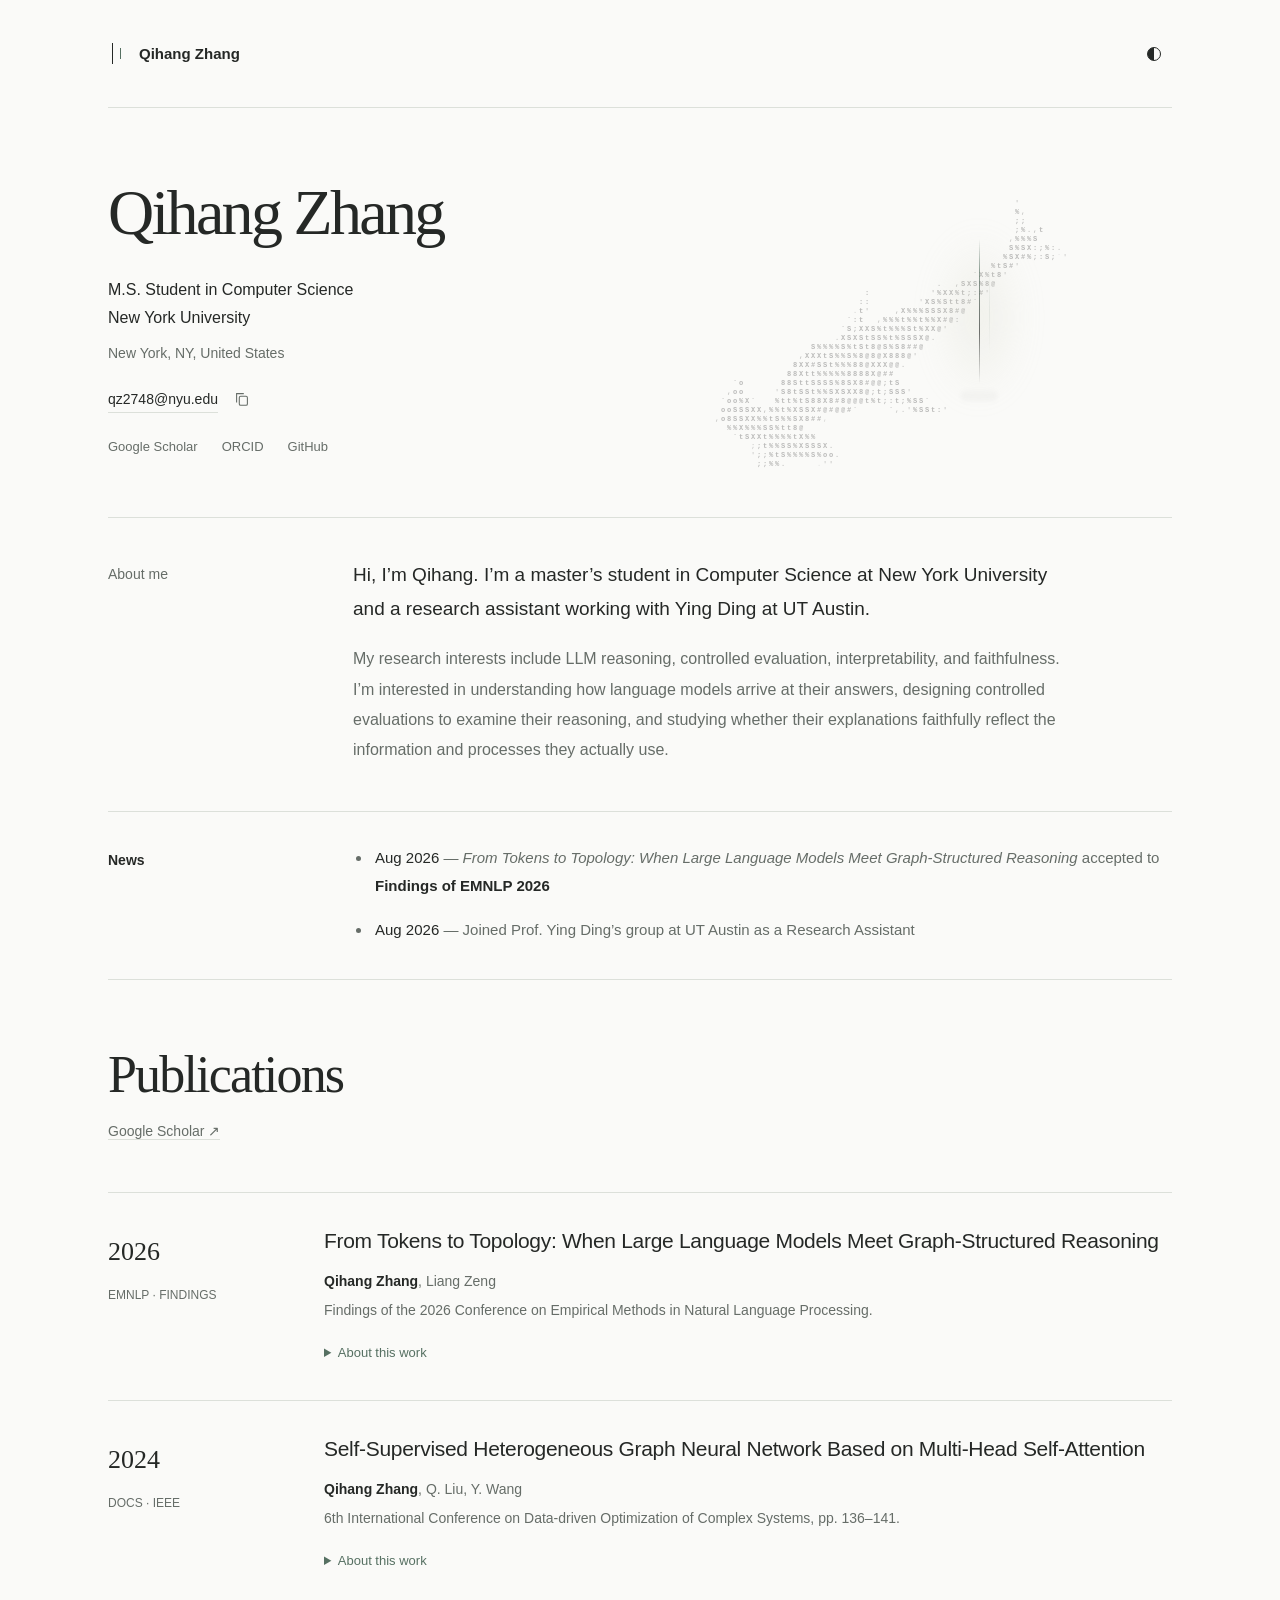
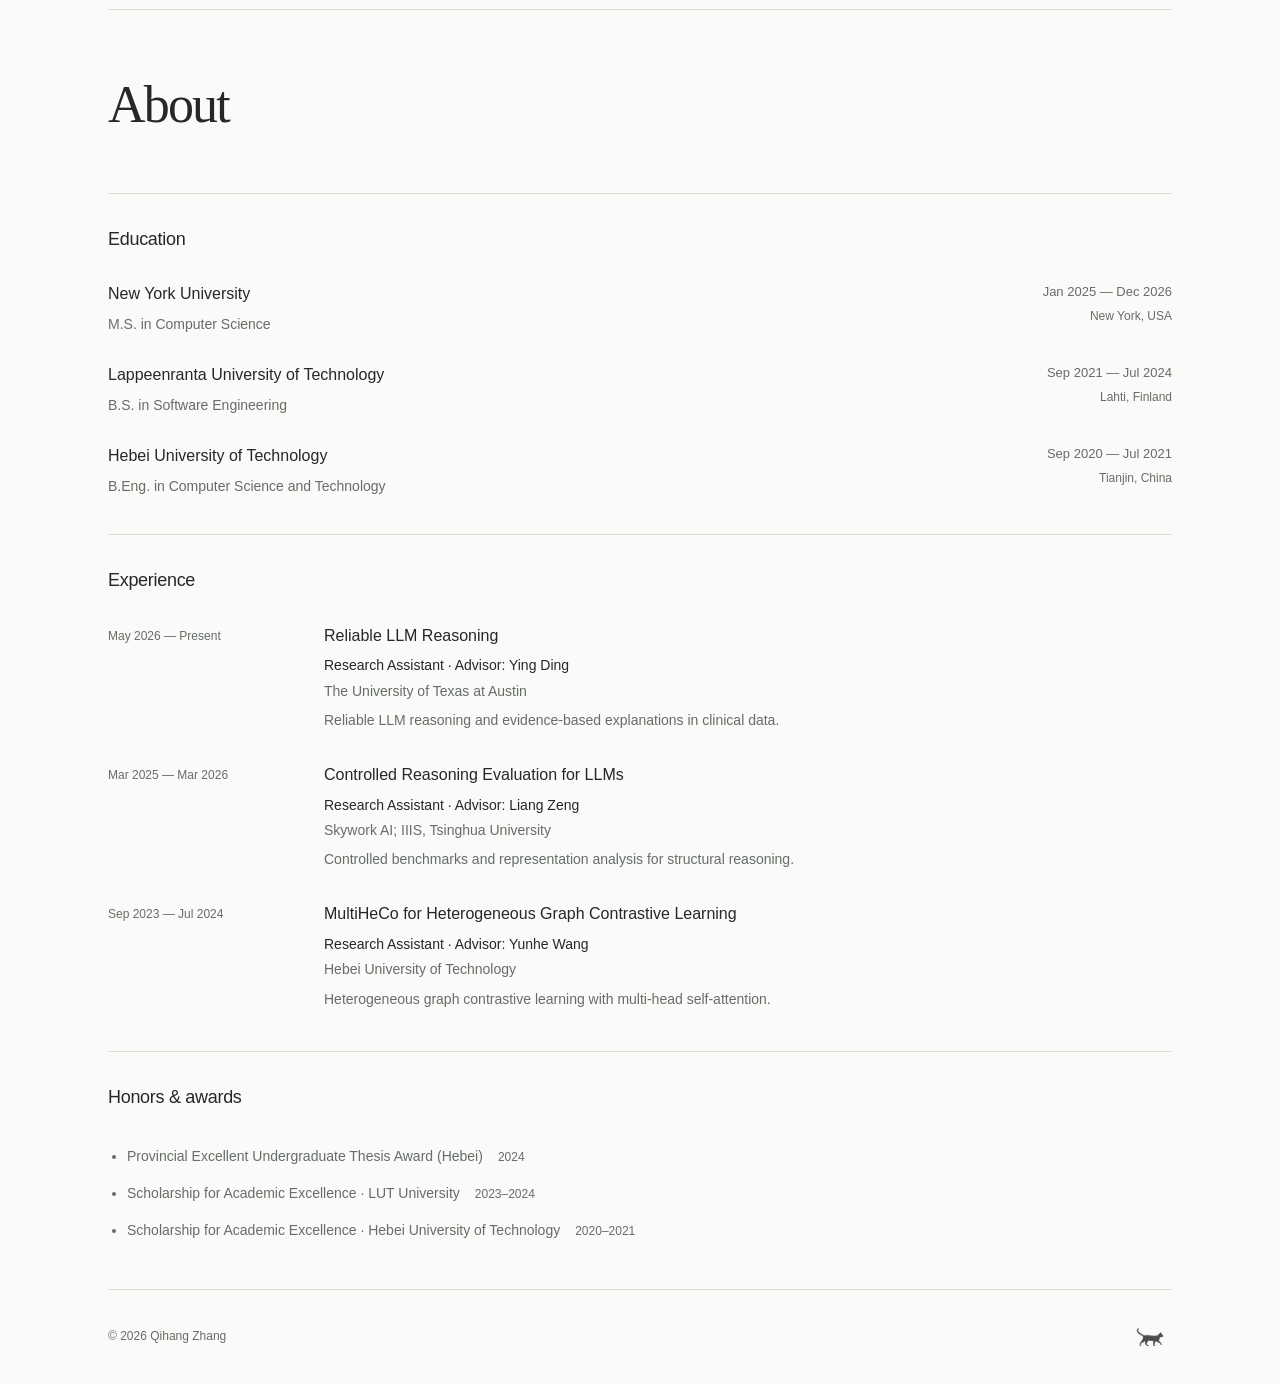
<file: index.html>
<!doctype html><html lang="en"><head><meta charset="utf-8"><meta name="viewport" content="width=device-width,initial-scale=1"><title>Qihang Zhang</title><meta name="description" content="Qihang Zhang, computer science graduate student at NYU. Language model reasoning and interpretability."><meta name="theme-color" content="#fafaf8"><link rel="icon" type="image/svg+xml" href="data:image/svg+xml,%3Csvg xmlns='http://www.w3.org/2000/svg' viewBox='0 0 64 64'%3E%3Crect width='64' height='64' rx='14' fill='%23252826'/%3E%3Cpath d='M24 14v36M39 20v24' stroke='%23fafaf8' stroke-width='2'/%3E%3C/svg%3E"><script>try{document.documentElement.dataset.theme=localStorage.getItem('qz-theme')||'light'}catch{}</script><link rel="stylesheet" href="styles.css?v=scroll-school"><link rel="stylesheet" href="assets/ocean/water.css?v=continuous"><script type="module" src="assets/ocean/ocean-page.js"></script></head><body><div class="shark-water" aria-hidden="true"><canvas></canvas></div><a class="skip" href="#main">Skip to content</a><div class="shell"><header><a class="brand" href="#home" aria-label="Qihang Zhang home"><span class="mark" aria-hidden="true"></span>Qihang Zhang</a><button class="theme-toggle" type="button" aria-label="Switch to dark theme" aria-pressed="false"><span class="theme-symbol" aria-hidden="true"></span></button></header><main id="main">
<section class="home-profile" id="home"><div class="identity"><p class="eyebrow"></p><h1>Qihang Zhang</h1><p class="position">M.S. Student in Computer Science</p><p class="institution">New York University</p><p class="location">New York, NY, United States</p><div class="email-line"><a href="mailto:qz2748@nyu.edu">qz2748@nyu.edu</a><button id="copy-email" type="button" aria-label="Copy email address" title="Copy email address"><svg viewBox="0 0 20 20" aria-hidden="true"><rect x="7" y="7" width="9" height="10" rx="1.5"/><path d="M12 4H4v10"/></svg></button><span id="copy-status" role="status"></span></div><div class="social-links"><a href="https://scholar.google.com/citations?user=-RmbxzYAAAAJ&amp;hl=en">Google Scholar</a><a href="https://orcid.org/0009-0009-0778-493X">ORCID</a><a href="https://github.com/Ryou-code">GitHub</a></div></div><div class="quiet-space" aria-hidden="true"><div class="light-field"></div><div class="slit"></div><div class="slit-shadow"></div></div></section>
<section class="introduction"><div class="section-label">About me</div><div class="intro-copy"><p class="intro">Hi, I’m Qihang. I’m a master’s student in Computer Science at New York University and a research assistant working with Ying Ding at UT Austin.</p><p>My research interests include LLM reasoning, controlled evaluation, interpretability, and faithfulness. I’m interested in understanding how language models arrive at their answers, designing controlled evaluations to examine their reasoning, and studying whether their explanations faithfully reflect the information and processes they actually use.</p></div></section>

<section class="news" aria-labelledby="news-title"><h2 id="news-title">News</h2><ul><li><time datetime="2026-08">Aug 2026</time> — <em>From Tokens to Topology: When Large Language Models Meet Graph-Structured Reasoning</em> accepted to <strong>Findings of EMNLP 2026</strong></li><li><time datetime="2026-08">Aug 2026</time> — Joined Prof. Ying Ding’s group at UT Austin as a Research Assistant</li></ul></section>
<section id="publications" aria-label="Publications"><section class="page-intro"><h2 class="chapter-title">Publications</h2><a class="text-link" href="https://scholar.google.com/citations?user=-RmbxzYAAAAJ&amp;hl=en">Google Scholar <span aria-hidden="true">↗</span></a></section><section class="papers" aria-label="Publication list"><article class="publication"><div class="paper-meta"><span>EMNLP · FINDINGS</span><time>2026</time></div><h3>From Tokens to Topology: When Large Language Models Meet Graph-Structured Reasoning</h3><p class="authors"><strong>Qihang Zhang</strong>, Liang Zeng</p><p class="venue">Findings of the 2026 Conference on Empirical Methods in Natural Language Processing.</p><details><summary>About this work</summary><p>This work examines how language models handle graph-structured reasoning, with controlled evaluation of structural difficulty and analysis of model representations.</p></details></article><article class="publication"><div class="paper-meta"><span>DOCS · IEEE</span><time>2024</time></div><h3>Self-Supervised Heterogeneous Graph Neural Network Based on Multi-Head Self-Attention</h3><p class="authors"><strong>Qihang Zhang</strong>, Q. Liu, Y. Wang</p><p class="venue">6th International Conference on Data-driven Optimization of Complex Systems, pp. 136–141.</p><details><summary>About this work</summary><p>This work introduces MultiHeCo, extending heterogeneous graph contrastive learning with multi-head self-attention in the metapath view.</p></details></article></section></section>
<section id="about" aria-label="About"><section class="page-intro"><h2 class="chapter-title">About</h2></section><section class="background-section" id="education"><h2>Education</h2><article class="education"><div><h3>New York University</h3><p>M.S. in Computer Science</p></div><p class="education-date">Jan 2025 — Dec 2026<br><span>New York, USA</span></p></article><article class="education"><div><h3>Lappeenranta University of Technology</h3><p>B.S. in Software Engineering</p></div><p class="education-date">Sep 2021 — Jul 2024<br><span>Lahti, Finland</span></p></article><article class="education"><div><h3>Hebei University of Technology</h3><p>B.Eng. in Computer Science and Technology</p></div><p class="education-date">Sep 2020 — Jul 2021<br><span>Tianjin, China</span></p></article></section><section class="background-section" id="experience"><h2>Experience</h2><div class="experience-row"><p class="date">May 2026 — Present</p><div><h3>Reliable LLM Reasoning</h3><p>Research Assistant · Advisor: Ying Ding<br><span class="description">The University of Texas at Austin</span></p><p class="description">Reliable LLM reasoning and evidence-based explanations in clinical data.</p></div></div><div class="experience-row"><p class="date">Mar 2025 — Mar 2026</p><div><h3>Controlled Reasoning Evaluation for LLMs</h3><p>Research Assistant · Advisor: Liang Zeng<br><span class="description">Skywork AI; IIIS, Tsinghua University</span></p><p class="description">Controlled benchmarks and representation analysis for structural reasoning.</p></div></div><div class="experience-row"><p class="date">Sep 2023 — Jul 2024</p><div><h3>MultiHeCo for Heterogeneous Graph Contrastive Learning</h3><p>Research Assistant · Advisor: Yunhe Wang<br><span class="description">Hebei University of Technology</span></p><p class="description">Heterogeneous graph contrastive learning with multi-head self-attention.</p></div></div></section><section class="background-section awards"><h2>Honors &amp; awards</h2><ul class="honors"><li><span>Provincial Excellent Undergraduate Thesis Award (Hebei)</span><span>2024</span></li><li><span>Scholarship for Academic Excellence · LUT University</span><span>2023–2024</span></li><li><span>Scholarship for Academic Excellence · Hebei University of Technology</span><span>2020–2021</span></li></ul></section></section>
</main><footer><span>© 2026 Qihang Zhang</span><button type="button" class="cat-pose" aria-label="Change the cat’s pose" title="Change the cat’s pose"><img class="footer-cat" src="assets/home-mark.png" width="32" height="32" alt="" aria-hidden="true"></button></footer></div><script src="script.js?v=scroll-school"></script></body></html>
</file>
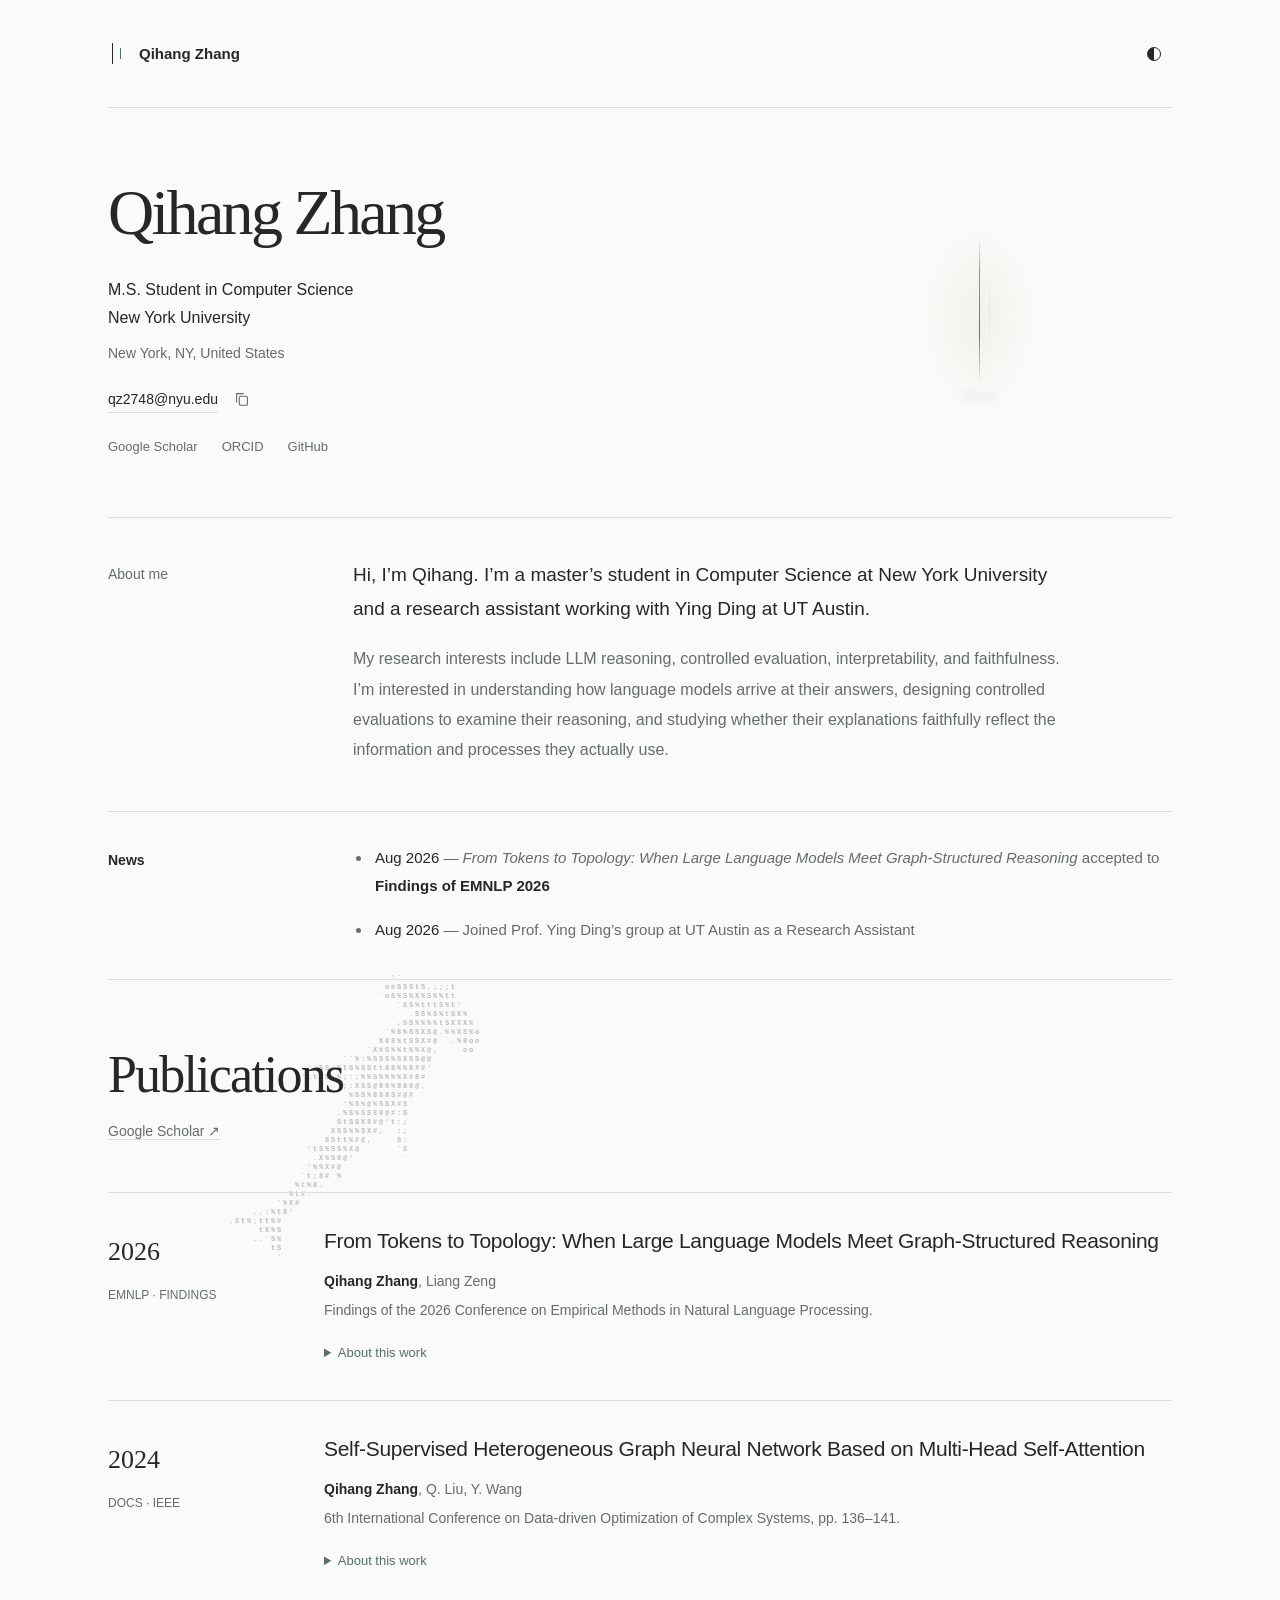
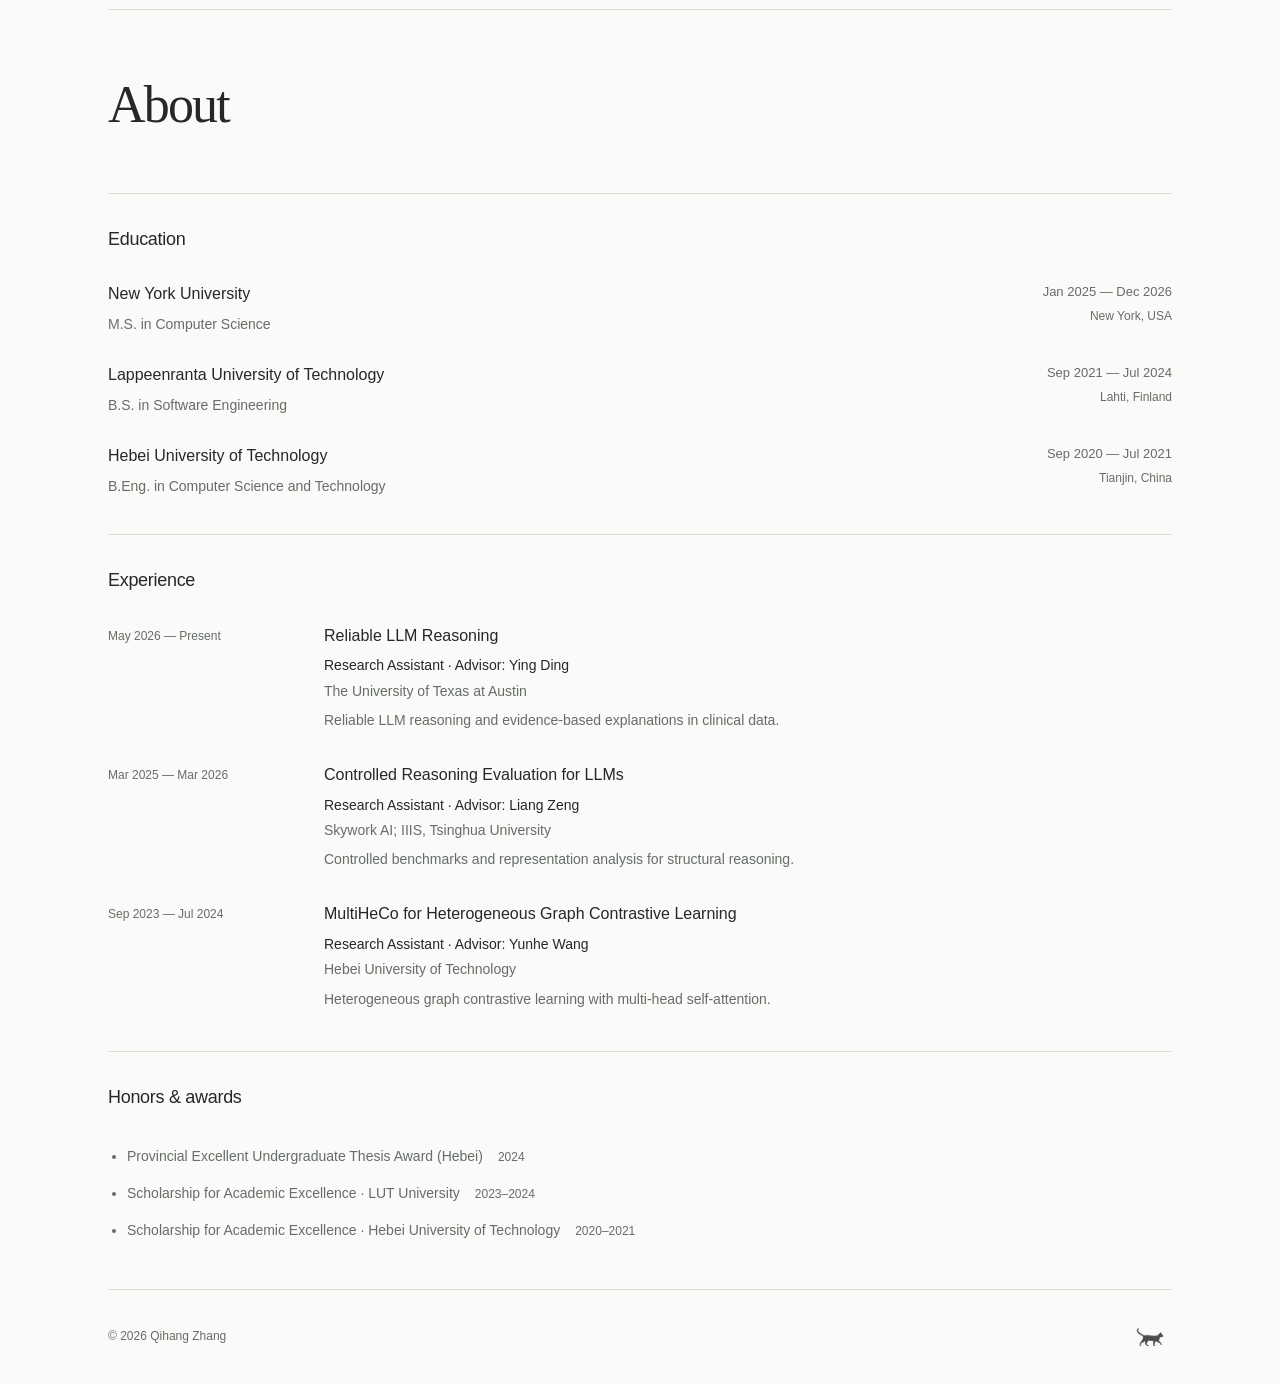
<file: about.html>
<!doctype html><html lang="en"><meta charset="utf-8"><title>About — Qihang Zhang</title><link rel="canonical" href="./#about"><meta http-equiv="refresh" content="0;url=./#about"><a href="./#about">Continue to about</a></html>
</file>
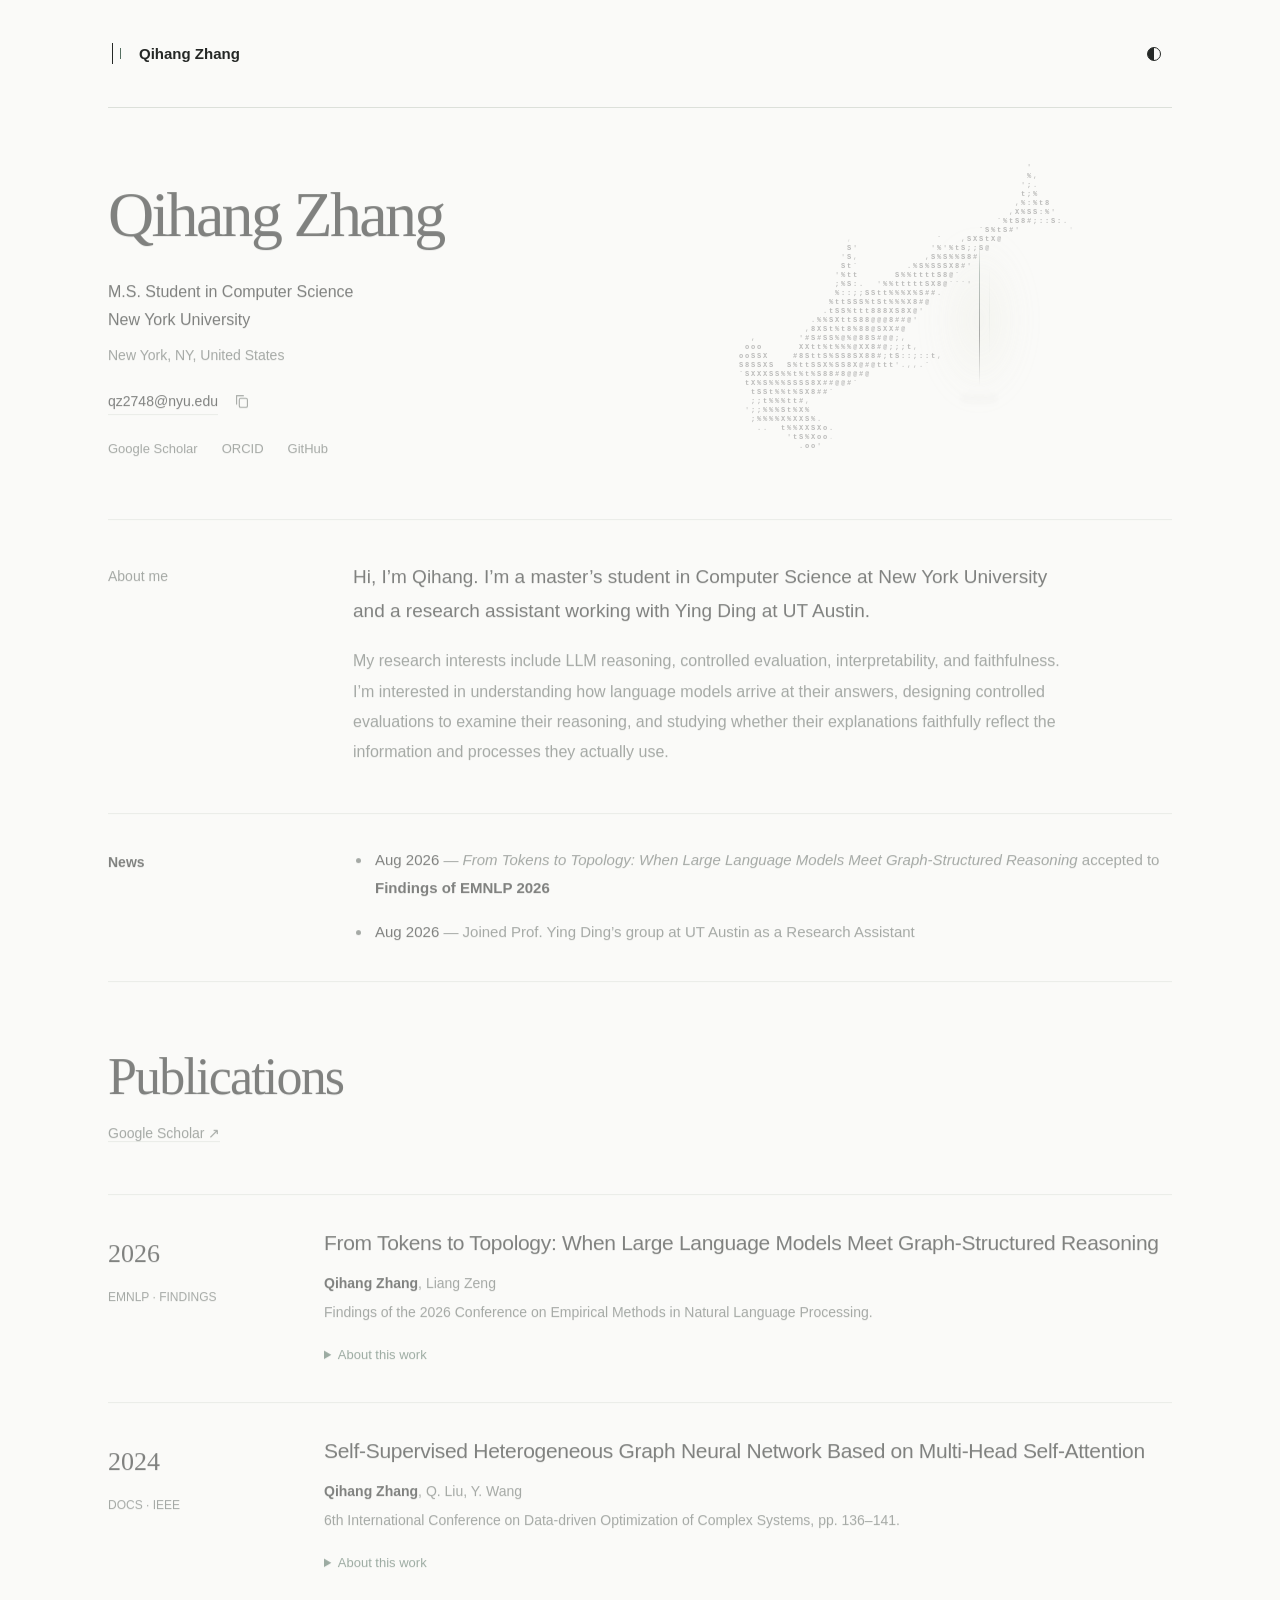
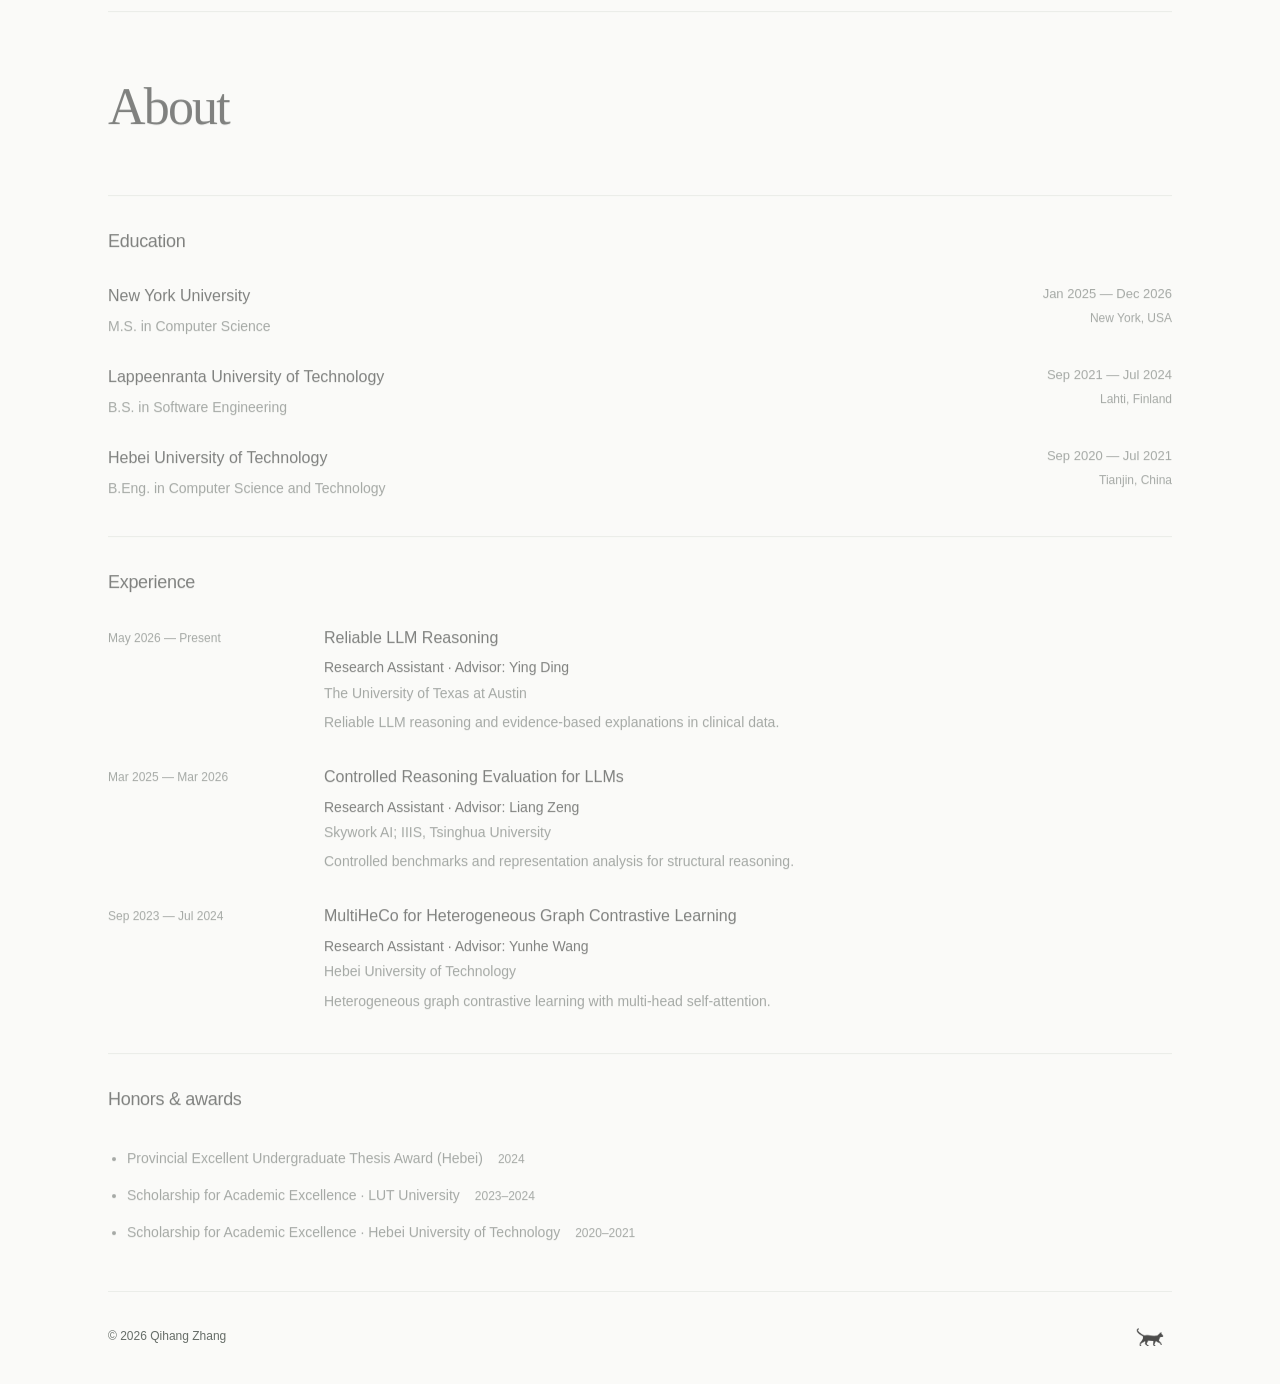
<file: publications.html>
<!doctype html><html lang="en"><meta charset="utf-8"><title>Publications — Qihang Zhang</title><link rel="canonical" href="./#publications"><meta http-equiv="refresh" content="0;url=./#publications"><a href="./#publications">Continue to publications</a></html>
</file>
<file: styles.css>
:root{color-scheme:light;--bg:#fafaf8;--ink:#252826;--muted:#666d68;--line:#dce0da;--soft:#eef0eb;--accent:#567062;--glow:#d4d5c4;--serif:Georgia,'Times New Roman',serif}html[data-theme=dark]{color-scheme:dark;--bg:#191d1b;--ink:#e9ece5;--muted:#a6ada6;--line:#363e37;--soft:#262e28;--accent:#b4c9b6;--glow:#606a4e}*{box-sizing:border-box}html{scroll-behavior:smooth;scroll-padding-top:36px}body{margin:0;background:var(--bg);color:var(--ink);font:16px/1.8 -apple-system,BlinkMacSystemFont,'Segoe UI',Arial,sans-serif;-webkit-font-smoothing:antialiased}a{color:inherit;text-decoration:none}a,button,summary{-webkit-tap-highlight-color:transparent}button{font:inherit;cursor:pointer}a:focus-visible,button:focus-visible,summary:focus-visible{outline:2px solid var(--accent);outline-offset:6px}a:hover{color:var(--accent)}.shell{max-width:1180px;margin:auto;padding:0 58px}header{height:108px;display:flex;align-items:center;gap:32px;border-bottom:1px solid var(--line)}.brand{display:inline-flex;align-items:center;gap:14px;font-size:15px;font-weight:550;white-space:nowrap}.mark{position:relative;width:17px;height:25px;display:inline-block}.mark:before,.mark:after{content:'';position:absolute;width:1px;background:var(--ink);top:2px;bottom:2px;left:4px}.mark:after{left:12px;top:7px;bottom:7px;background:var(--accent)}nav{display:flex;gap:30px;margin-left:auto;font-size:14px}nav a{position:relative;color:var(--muted);padding:10px 0}nav a:after{content:'';position:absolute;bottom:0;left:0;right:0;height:1px;background:var(--ink);transform:scaleX(0);transform-origin:left;transition:transform .3s}nav a[aria-current=page]{color:var(--ink)}nav a:hover:after,nav a[aria-current=page]:after{transform:scaleX(1)}.theme-toggle{height:36px;width:36px;display:grid;place-items:center;border:1px solid transparent;border-radius:50%;color:var(--ink);background:transparent}.theme-toggle:hover{border-color:var(--line)}.theme-symbol{height:14px;width:14px;border:1px solid currentColor;border-radius:50%;background:linear-gradient(90deg,currentColor 50%,transparent 50%);transition:transform .5s}html[data-theme=dark] .theme-symbol{transform:rotate(180deg)}main{min-height:calc(100vh - 202px);animation:arrive .55s ease both}.home-profile{display:grid;grid-template-columns:1.6fr 1fr;gap:60px;padding:68px 0 58px;align-items:center}.eyebrow{font:11px/1.6 monospace;letter-spacing:1.5px;color:var(--muted);margin:0 0 23px}.eyebrow:empty{display:none}h1{font-family:var(--serif);font-size:64px;line-height:1.15;letter-spacing:-2.7px;font-weight:400;margin:0 0 26px}.name-period{color:var(--accent)}.position{font-size:16px;margin:0}.institution{font-size:16px;margin:0}.location{font-size:14px;color:var(--muted);margin:8px 0 19px}.email-line{display:flex;align-items:center;gap:9px;font-size:14px;position:relative}.email-line>a{border-bottom:1px solid var(--line)}#copy-email{border:0;background:transparent;color:var(--muted);width:30px;height:30px;padding:5px}#copy-email svg{height:18px;width:18px;fill:none;stroke:currentColor;stroke-width:1.2}#copy-status{font-size:12px;color:var(--muted)}.social-links{display:flex;flex-wrap:wrap;gap:24px;margin-top:20px;font-size:13px;color:var(--muted)}.social-links a{transition:color .2s}.quiet-space{position:relative;height:255px;isolation:isolate;--shift:0px;--lean:0deg}.light-field{position:absolute;left:calc(50% - 45px);top:40px;width:90px;height:175px;background:radial-gradient(ellipse,var(--glow),transparent 70%);filter:blur(17px);opacity:.3;transform:translateX(var(--shift));transition:opacity 1.5s,transform 1.5s;pointer-events:none}.slit{position:absolute;left:50%;top:49px;width:1px;height:144px;background:linear-gradient(transparent,var(--accent) 22%,var(--ink) 65%,transparent);transform:rotate(var(--lean));transition:transform 1.7s;opacity:.65}.slit:after{content:'';position:absolute;left:10px;top:27px;width:1px;height:88px;background:linear-gradient(transparent,var(--line),transparent)}.slit-shadow{position:absolute;left:calc(50% - 26px);top:205px;width:52px;height:2px;background:var(--ink);opacity:.15;filter:blur(4px);transform:scaleX(.7);transition:transform 1.7s}.quiet-space:hover .light-field{opacity:.75}.quiet-space:hover .slit-shadow{transform:scaleX(1)}.introduction{display:grid;grid-template-columns:210px minmax(0,1fr);gap:35px;border-top:1px solid var(--line);padding:40px 0 45px}.section-label{font-size:14px;color:var(--muted);padding-top:4px}.intro-copy{max-width:730px}.intro-copy p{font-size:16px;line-height:1.9;color:var(--muted);margin:0 0 18px}.intro-copy p.intro{font-size:19px;line-height:1.8;color:var(--ink)}.intro-copy p:last-child{margin:0}.home-paths{display:grid;grid-template-columns:1fr 1fr;border-top:1px solid var(--line);border-bottom:1px solid var(--line);margin-bottom:48px}.home-paths>a{padding:23px 0}.home-paths>a+a{border-left:1px solid var(--line);padding-left:35px}.path-title{display:flex;justify-content:space-between;align-items:center;font-family:var(--serif);font-size:25px;line-height:1.5;letter-spacing:-.6px;padding-right:35px}.path-title>span{font:18px Arial,sans-serif;color:var(--muted);transition:transform .3s}.home-paths a:hover .path-title>span{transform:translate(3px,-3px)}.page-intro{padding:66px 0 46px}.page-intro h1{font-size:55px;margin-bottom:22px}.text-link{font-size:14px;color:var(--muted);border-bottom:1px solid var(--line)}.papers{border-top:1px solid var(--line)}.publication{padding:32px 0 36px;border-bottom:1px solid var(--line);display:grid;grid-template-columns:180px 1fr;column-gap:36px}.paper-meta{grid-row:1/6;font-size:12px;color:var(--muted);display:flex;flex-direction:column;gap:9px;padding-top:4px}.paper-meta time{font-family:var(--serif);font-size:26px;color:var(--ink);order:-1}.publication h3{font-size:21px;font-weight:450;line-height:1.5;letter-spacing:-.3px;margin:0 0 12px}.authors,.venue{font-size:14px;line-height:1.8;color:var(--muted);margin:0 0 4px}.authors strong{font-weight:550;color:var(--ink)}details{margin-top:14px}.publication details{grid-column:2}summary{cursor:pointer;font-size:13px;color:var(--accent);width:fit-content;text-underline-offset:5px}summary:hover{text-decoration:underline}details>p{font-size:14px;line-height:1.9;color:var(--muted);margin:13px 0 0;max-width:700px}details[open]>p{animation:arrive .3s ease}.next-page{padding:29px 0 50px;text-align:right;font-size:14px;color:var(--muted)}.next-page span{margin-left:18px}.background-section{border-top:1px solid var(--line);padding:29px 0 35px}.background-section h2{font-weight:500;font-size:18px;margin:0 0 25px;letter-spacing:-.3px}.education{display:flex;justify-content:space-between;gap:35px;margin:24px 0 0}.education h3,.experience-row h3{font-size:16px;font-weight:500;margin:0 0 3px}.education p{font-size:14px;color:var(--muted);margin:0}.education-date{text-align:right;flex-shrink:0;font-size:13px!important}.education-date span{font-size:12px}.experience-row{display:grid;grid-template-columns:180px 1fr;gap:36px;margin-top:24px}.experience-row p{font-size:14px;margin:0 0 4px}.experience-row .date{font-size:12px;color:var(--muted);padding-top:4px}.description{color:var(--muted)}.awards{padding-bottom:25px;border-bottom:1px solid var(--line)}.awards details{margin:0}.awards summary{display:flex;align-items:center;gap:25px;list-style:none;color:var(--ink);font-size:16px}.awards summary::-webkit-details-marker{display:none}.awards summary span{font-size:20px;color:var(--muted);transition:transform .25s}.awards details[open] summary span{transform:rotate(45deg)}.honors{font-size:14px;padding-left:19px;color:var(--muted);margin-top:23px}.honors li{padding:6px 0}.honors li span:last-child{margin-left:15px;font-size:12px}footer{height:94px;display:flex;align-items:center;gap:40px;color:var(--muted);font-size:12px}footer>a{margin-left:auto}footer>a span{margin-left:13px}.footer-mark{font-size:18px;opacity:.5}.skip{position:absolute;top:-100px;left:20px;z-index:10;padding:10px;background:var(--bg)}.skip:focus{top:10px}@keyframes arrive{from{opacity:0;transform:translateY(5px)}to{opacity:1;transform:translateY(0)}}@view-transition{navigation:auto}::view-transition-old(root){animation:fade-out .17s ease both}::view-transition-new(root){animation:arrive .28s ease both}@keyframes fade-out{to{opacity:0}}@media(max-width:900px){.shell{padding:0 35px}.home-profile{gap:25px}h1{font-size:55px}.introduction{grid-template-columns:160px 1fr;gap:25px}.publication{grid-template-columns:130px 1fr;gap:25px}.experience-row{grid-template-columns:150px 1fr;gap:25px}}@media(max-width:600px){.shell{padding:0 24px}header{height:auto;min-height:100px;flex-wrap:wrap;gap:10px;padding:22px 0 13px}.brand{font-size:14px}.theme-toggle{order:1;margin-left:auto}nav{order:2;margin:0;width:100%;gap:26px;font-size:13px}nav a{padding:5px 0}.home-profile{padding:39px 0 35px;grid-template-columns:minmax(0,1fr) 38px;gap:8px}h1{font-size:42px;letter-spacing:-1.9px;margin-bottom:21px}.quiet-space{height:170px}.slit{height:89px;top:36px}.slit:after{left:5px;height:48px;top:18px}.slit-shadow{top:133px;width:22px;left:calc(50% - 11px)}.light-field{left:calc(50% - 17px);width:34px;height:120px;top:18px;filter:blur(10px)}.position,.institution{font-size:14px}.location{font-size:12px;margin:9px 0 17px}.social-links{gap:18px;font-size:12px}.email-line{font-size:13px;flex-wrap:wrap;gap:4px}#copy-status{position:absolute;top:30px;left:0}.introduction{display:block;padding:28px 0}.section-label{margin-bottom:20px;font-size:13px}.intro-copy p.intro{font-size:18px}.intro-copy p{font-size:15px}.home-paths{margin-bottom:12px}.home-paths>a+a{padding-left:20px}.path-title{font-size:21px;padding-right:15px}.path-title>span{font-size:14px}.page-intro{padding:39px 0 30px}.page-intro h1{font-size:41px}.eyebrow{font-size:10px;letter-spacing:1px}.publication{display:block;padding:25px 0}.paper-meta{flex-direction:row;align-items:center;gap:16px;margin-bottom:15px}.paper-meta time{font-size:23px}.publication h3{font-size:19px}.education{display:block;margin-top:20px}.education-date{text-align:left;margin-top:5px!important}.education-date br{display:none}.education-date span:before{content:' / '}.experience-row{display:block;margin-top:24px}.experience-row .date{margin-bottom:8px}.honors li span:last-child{display:block;margin:0}footer{gap:15px;font-size:11px}.footer-mark{display:none}.next-page{padding-bottom:20px}}@media(max-width:360px){h1{font-size:35px}.page-intro h1{font-size:36px}.social-links{gap:12px}.shell{padding:0 20px}.path-title{font-size:19px;padding-right:10px}.home-paths>a+a{padding-left:16px}}@media(prefers-reduced-motion:reduce){html{scroll-behavior:auto}*,*:before,*:after{animation:none!important;transition:none!important}.light-field{transform:none}.slit{transform:none}::view-transition-group(*){animation:none!important}}
.introduction{border-bottom:1px solid var(--line)}
.quiet-space{display:grid;place-items:center}.rabbit-mark{display:block;width:44px;height:44px;opacity:.8;transition:transform .4s ease,opacity .4s ease}.quiet-space:hover .rabbit-mark{transform:translateY(-2px);opacity:1}html[data-theme=dark] .rabbit-mark{filter:invert(1);opacity:.8}@media(max-width:600px){.rabbit-mark{width:29px;height:29px}}@media(prefers-reduced-motion:reduce){.quiet-space:hover .rabbit-mark{transform:none}}
.footer-cat{width:32px;height:32px;object-fit:contain;margin-left:auto;filter:none;opacity:.7;user-select:none;pointer-events:none}html[data-theme=dark] .footer-cat{filter:invert(1);opacity:.65}
.news{display:grid;grid-template-columns:210px minmax(0,1fr);gap:35px;padding:32px 0 35px;border-bottom:1px solid var(--line)}.news h2{font-size:14px;font-weight:600;color:var(--ink);margin:0;padding-top:4px}.news ul{margin:0;padding-left:19px;font-size:15px;line-height:1.9;color:var(--muted)}.news li{padding-left:3px;margin-bottom:15px}.news li:last-child{margin-bottom:0}.news time{white-space:nowrap;color:var(--ink)}.news strong{font-weight:600;color:var(--ink)}@media(max-width:900px){.news{grid-template-columns:160px 1fr;gap:25px}}@media(max-width:600px){.news{display:block;padding:26px 0 30px}.news h2{margin-bottom:18px}.news ul{font-size:14px}}

.chapter-title{font:normal clamp(36px,5vw,52px)/1.1 var(--serif);letter-spacing:-.035em;margin:0 0 14px}
nav a[aria-current="location"]::after{transform:scaleX(1)}
nav a[aria-current="location"]{color:var(--ink)}
.cat-pose{display:grid;place-items:center;margin-left:auto;padding:6px;border:0;border-radius:50%;background:transparent;width:44px;height:44px}
.cat-pose .footer-cat{margin:0}
.cat-pose{cursor:pointer;touch-action:manipulation}
header .theme-toggle{margin-left:auto}
</file>
<file: assets/ocean/water.css>
body { position:relative; isolation:isolate; }
.shark-water { position:fixed; inset:0; z-index:0; overflow:hidden; pointer-events:none; user-select:none; }
.shark-water canvas { display:block; min-height:0; width:100%; height:100%; font-family:ui-monospace,Consolas,monospace; filter:grayscale(1); opacity:.32; }
html[data-theme=dark] .shark-water canvas { filter:grayscale(1) invert(1); opacity:.31; }
@media print { .shark-water { display:none; } }

.shell { position:relative; z-index:1; }
</file>
